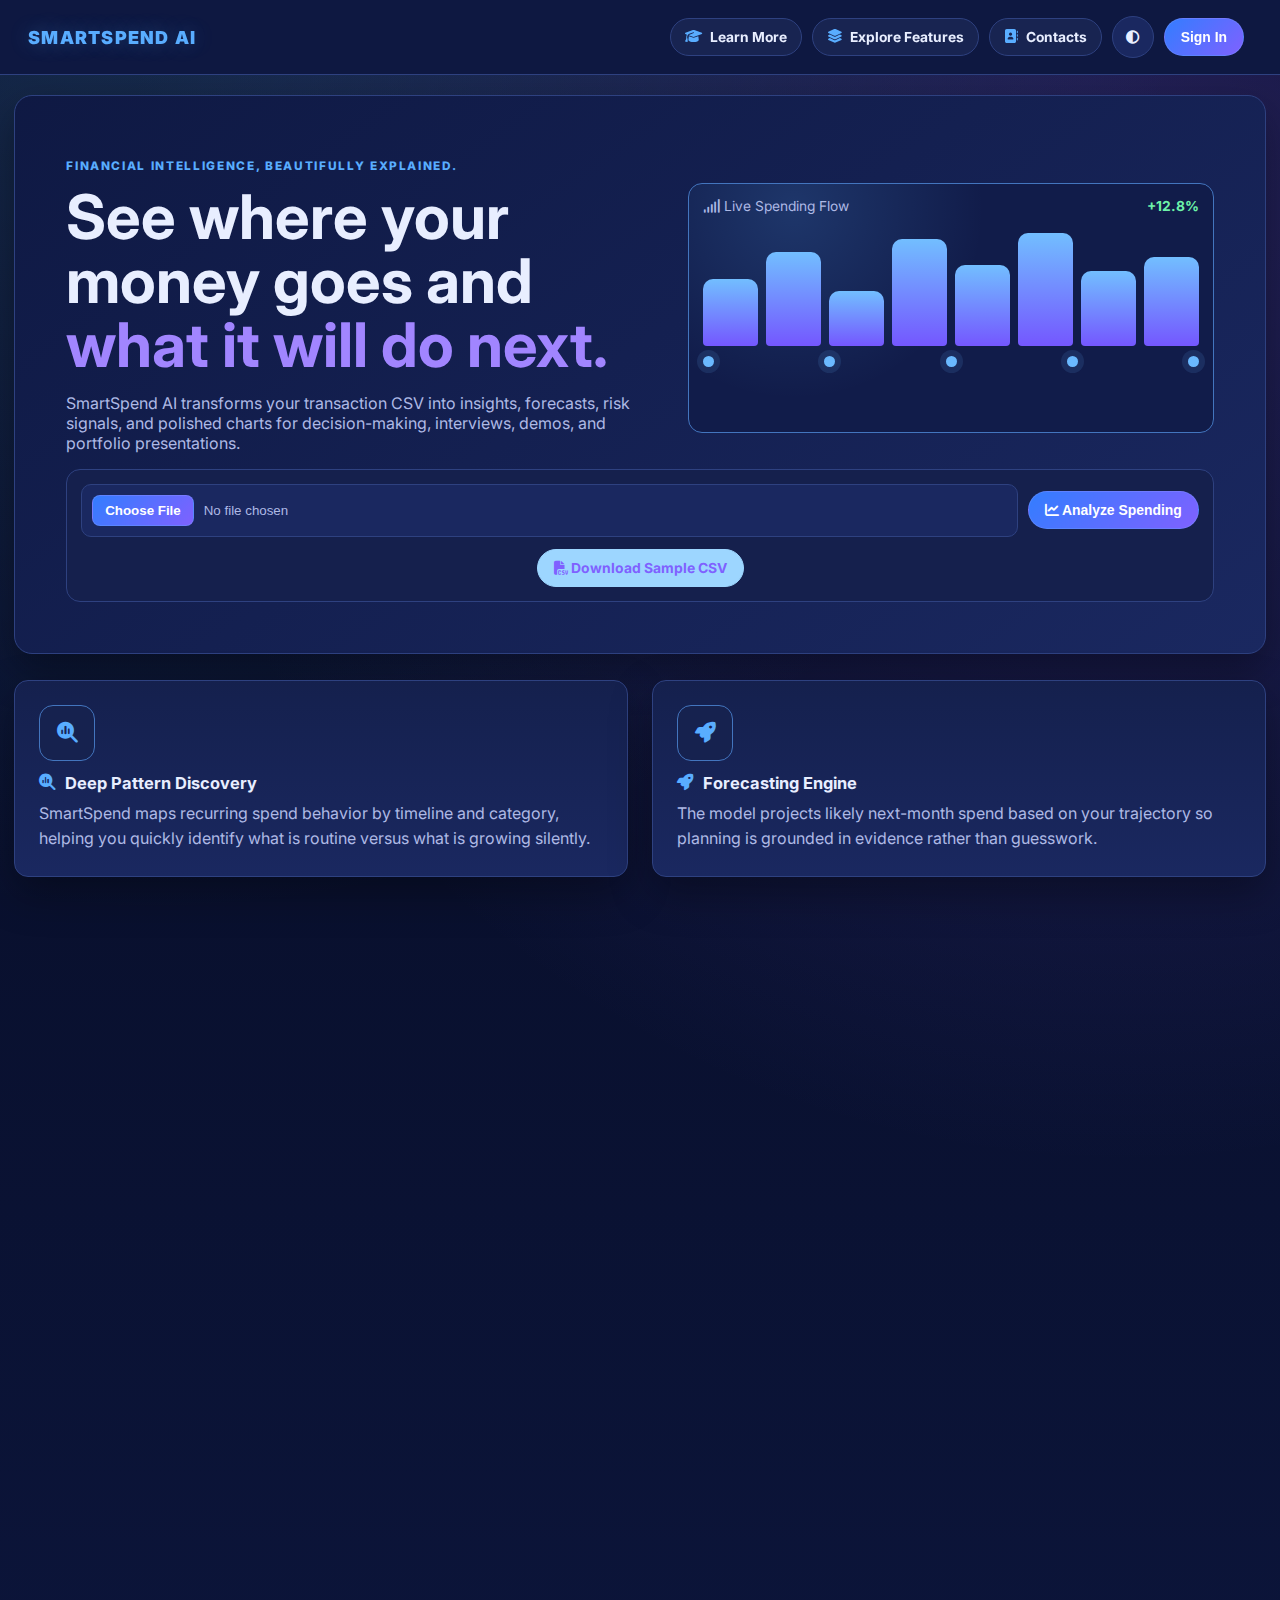
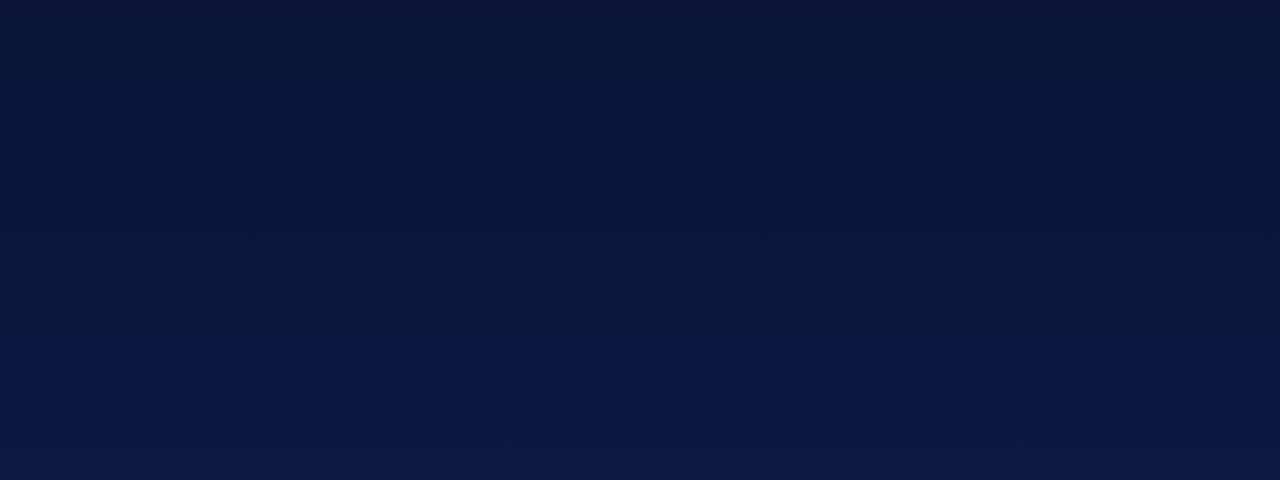
<file: index.html>
<!DOCTYPE html>
<html lang="en">
<head>
  <meta charset="UTF-8" />
  <meta name="viewport" content="width=device-width, initial-scale=1.0" />
  <title>SmartSpend AI</title>
  <link rel="preconnect" href="https://fonts.googleapis.com" />
  <link rel="preconnect" href="https://fonts.gstatic.com" crossorigin />
  <link href="https://fonts.googleapis.com/css2?family=Inter:wght@400;500;600;700;800&display=swap" rel="stylesheet" />
  <link rel="stylesheet" href="/static/css/style.css" />
  <link rel="stylesheet" href="https://cdnjs.cloudflare.com/ajax/libs/font-awesome/6.5.2/css/all.min.css" />
</head>
<body>
  <nav class="navbar" aria-label="Primary navigation">
    <a href="#top" class="brand brand-lg"><i class="fa-solid fa-sparkles"></i> SmartSpend AI</a>
    <div class="nav-row">
      <div class="nav-center">
        <a href="#features" class="nav-link" id="learnMoreBtn"><i class="fa-solid fa-graduation-cap"></i> Learn More</a>
        <a href="#features" class="nav-link"><i class="fa-solid fa-layer-group"></i> Explore Features</a>
        <a href="#contact" class="nav-link"><i class="fa-solid fa-address-book"></i> Contacts</a>
      </div>
      <div class="nav-right">
        <button class="theme-toggle" data-theme-toggle aria-label="Toggle theme"><i class="fa-solid fa-circle-half-stroke"></i></button>
        <button class="signin-btn" id="signinBtn">Sign In</button>
        <div class="profile-wrapper hidden" id="profileWrapper">
          <button class="profile-btn" id="profileToggle" aria-label="Open profile menu">
            <img id="avatarPreview" src="/static/images/anonymous-avatar.svg" alt="Profile avatar" />
          </button>
          <div class="profile-dropdown hidden" id="profileDropdown">
            <div class="dropdown-header"><strong id="navName">User</strong></div>
            <a href="/profile" id="profileLink">Your Profile</a>
            <a href="#" id="logoutBtn">Sign Out</a>
          </div>
        </div>
      </div>
    </div>
  </nav>

  <header class="hero reveal-down" id="top">
    <div class="hero-intro">
      <div class="hero-copy-wrap">
        <p class="eyebrow">Financial intelligence, beautifully explained.</p>
        <h1>See where your money goes and <span>what it will do next.</span></h1>
        <p class="hero-copy">SmartSpend AI transforms your transaction CSV into insights, forecasts, risk signals, and polished charts for decision-making, interviews, demos, and portfolio presentations.</p>
      </div>

      <aside class="hero-visual reveal-right" aria-label="Animated spending preview">
        <div class="hero-visual-head">
          <span><i class="fa-solid fa-signal"></i> Live Spending Flow</span>
          <strong>+12.8%</strong>
        </div>
        <div class="hero-bars">
          <span style="--h:56%"></span><span style="--h:78%"></span><span style="--h:46%"></span>
          <span style="--h:89%"></span><span style="--h:67%"></span><span style="--h:94%"></span>
          <span style="--h:62%"></span><span style="--h:74%"></span>
        </div>
        <div class="hero-line"><i></i><i></i><i></i><i></i><i></i></div>
      </aside>
    </div>

    <div class="upload-form-wrap">
      <form method="POST" action="/upload" enctype="multipart/form-data" id="uploadForm" class="upload-form" aria-label="Upload CSV for analysis">
        <input type="file" name="file" id="fileInput" accept=".csv" required />
        <button type="submit" id="analyzeBtn" class="btn btn-primary requires-auth"><i class="fa-solid fa-chart-line"></i> Analyze Spending</button>
      </form>
      <div class="hero-actions">
        <a href="/download/sample-csv" class="sample-download-btn btn-secondary"><i class="fa-solid fa-file-csv"></i> Download Sample CSV</a>
      </div>
    </div>
  </header>

  <section class="info-section section-wrap" id="features">
    <div class="grid-2">
      <article class="card reveal-left"><div class="mini-motion motion-search"><i class="fa-solid fa-magnifying-glass-chart"></i></div><h3><i class="fa-solid fa-magnifying-glass-chart"></i> Deep Pattern Discovery</h3><p>SmartSpend maps recurring spend behavior by timeline and category, helping you quickly identify what is routine versus what is growing silently.</p></article>
      <article class="card reveal-right"><div class="mini-motion motion-rocket"><i class="fa-solid fa-rocket"></i></div><h3><i class="fa-solid fa-rocket"></i> Forecasting Engine</h3><p>The model projects likely next-month spend based on your trajectory so planning is grounded in evidence rather than guesswork.</p></article>
    </div>

    <div class="grid-2" style="margin-top:16px;">
      <article class="card reveal-left"><div class="mini-motion motion-shield"><i class="fa-solid fa-shield-halved"></i></div><h3><i class="fa-solid fa-shield-halved"></i> Risk & Anomaly Detection</h3><p>Outlier detection highlights unusual transactions so you can investigate early and avoid repeated financial leakage.</p></article>
      <article class="card reveal-right"><div class="mini-motion motion-data"><i class="fa-solid fa-database"></i></div><h3><i class="fa-solid fa-database"></i> Smart analytics pipeline</h3><p>Once you upload a CSV, SmartSpend cleans date/amount fields, normalizes categories, computes patterns, and builds forecast-ready signals automatically.</p></article>
    </div>

    <div class="grid-2" style="margin-top:16px;">
      <article class="card reveal-left"><div class="mini-motion motion-pie"><i class="fa-solid fa-chart-pie"></i></div><h3><i class="fa-solid fa-chart-pie"></i> Interactive decision dashboard</h3><p>You get KPI cards, trend lines, category distribution, volatility, and velocity views so you can quickly understand where money flows and why.</p></article>
      <article class="card reveal-right"><div class="mini-motion motion-user"><i class="fa-solid fa-user-shield"></i></div><h3><i class="fa-solid fa-user-shield"></i> Persistent user intelligence</h3><p>Your profile and analysis snapshots can be saved, letting you return to your financial story over time and compare shifts with confidence.</p></article>
    </div>
  </section>

  <section class="info-section section-wrap" id="how-it-works">
    <div class="grid-2">
      <article class="card reveal-left"><div class="mini-motion motion-info"><i class="fa-solid fa-circle-info"></i></div><h3><i class="fa-solid fa-circle-info"></i> What SmartSpend does</h3><p>It converts transaction CSV files into financial intelligence: trend analysis, forecasting, anomalies, and executive dashboard visuals.</p></article>
      <article class="card reveal-right"><div class="mini-motion motion-check"><i class="fa-solid fa-list-check"></i></div><h3><i class="fa-solid fa-list-check"></i> How to use it</h3><p>1) Sign in, 2) upload a CSV with date/amount/category fields, 3) review charts, 4) save analysis snapshots and profile details.</p></article>
    </div>
  </section>

  <section class="info-section section-wrap" id="contact">
    <div class="card reveal-up contact-panel">
      <h3><i class="fa-solid fa-address-book"></i> Contact Me</h3>
      <p class="hero-copy">Tap any platform below and it opens instantly.</p>

      <div class="contact-grid">
        <a class="contact-chip" href="https://github.com/skumalo0115-commits" target="_blank" rel="noopener"><i class="fa-brands fa-github"></i><span>GitHub</span></a>
        <a class="contact-chip" href="https://www.linkedin.com/in/sbahle-kumalo-b4b498267" target="_blank" rel="noopener"><i class="fa-brands fa-linkedin"></i><span>LinkedIn</span></a>
        <a class="contact-chip" href="https://www.facebook.com/share/1DL66XnWr5/?mibextid=wwXIfr" target="_blank" rel="noopener"><i class="fa-brands fa-facebook"></i><span>Facebook</span></a>
        <a class="contact-chip" href="https://wa.me/27827744933" target="_blank" rel="noopener"><i class="fa-brands fa-whatsapp"></i><span>WhatsApp</span></a>
      </div>

      <form id="contactForm" class="contact-form">
        <input id="contactEmail" type="email" placeholder="Your email" required />
        <input id="contactSubject" type="text" placeholder="Subject" required />
        <textarea id="contactMessage" placeholder="Write your message..." rows="4" required></textarea>
        <button type="submit" class="btn btn-primary"><i class="fa-solid fa-paper-plane"></i> Send Email</button>
      </form>
    </div>
  </section>

  <footer class="app-footer reveal">
    <div class="footer-row">
      <span>SmartSpend AI © 2026</span>
      <span class="footer-icons">
        <a href="https://github.com/skumalo0115-commits" target="_blank" rel="noopener"><i class="fa-brands fa-github"></i></a>
        <a href="https://www.linkedin.com/in/sbahle-kumalo-b4b498267" target="_blank" rel="noopener"><i class="fa-brands fa-linkedin"></i></a>
        <a href="https://www.facebook.com/share/1DL66XnWr5/?mibextid=wwXIfr" target="_blank" rel="noopener"><i class="fa-brands fa-facebook"></i></a>
        <a href="https://wa.me/27827744933" target="_blank" rel="noopener" aria-label="WhatsApp"><i class="fa-brands fa-whatsapp"></i></a>
        <a href="tel:0827744933" aria-label="Call"><i class="fa-solid fa-phone"></i></a>
      </span>
    </div>
  </footer>

  <div class="auth-overlay hidden" id="authOverlay" role="dialog" aria-modal="true" aria-label="Authentication modal">
    <div class="auth-card">
      <button class="auth-close" id="authClose" aria-label="Close authentication">×</button>
      <h2 id="authTitle">Sign In</h2>
      <form id="authForm">
        <input type="text" id="authName" placeholder="Full Name" class="auth-input hidden" />
        <input type="email" id="authEmail" placeholder="Email address" class="auth-input" required />
        <input type="password" id="authPassword" placeholder="Password" class="auth-input" required />
        <button type="submit" class="auth-submit" id="authContinueBtn">Continue</button>
        <button type="button" class="auth-google" id="googleAuthBtn"><i class="fa-brands fa-google"></i> Continue with Google</button>
      </form>
      <div class="auth-switch"><span id="authSwitchText">Don’t have an account?</span> <a href="#" id="authSwitchLink">Register</a></div>
    </div>
  </div>

  <script defer src="/static/js/app.js"></script>
  <script defer src="/static/js/index-page.js"></script>
</body>
</html>
</file>
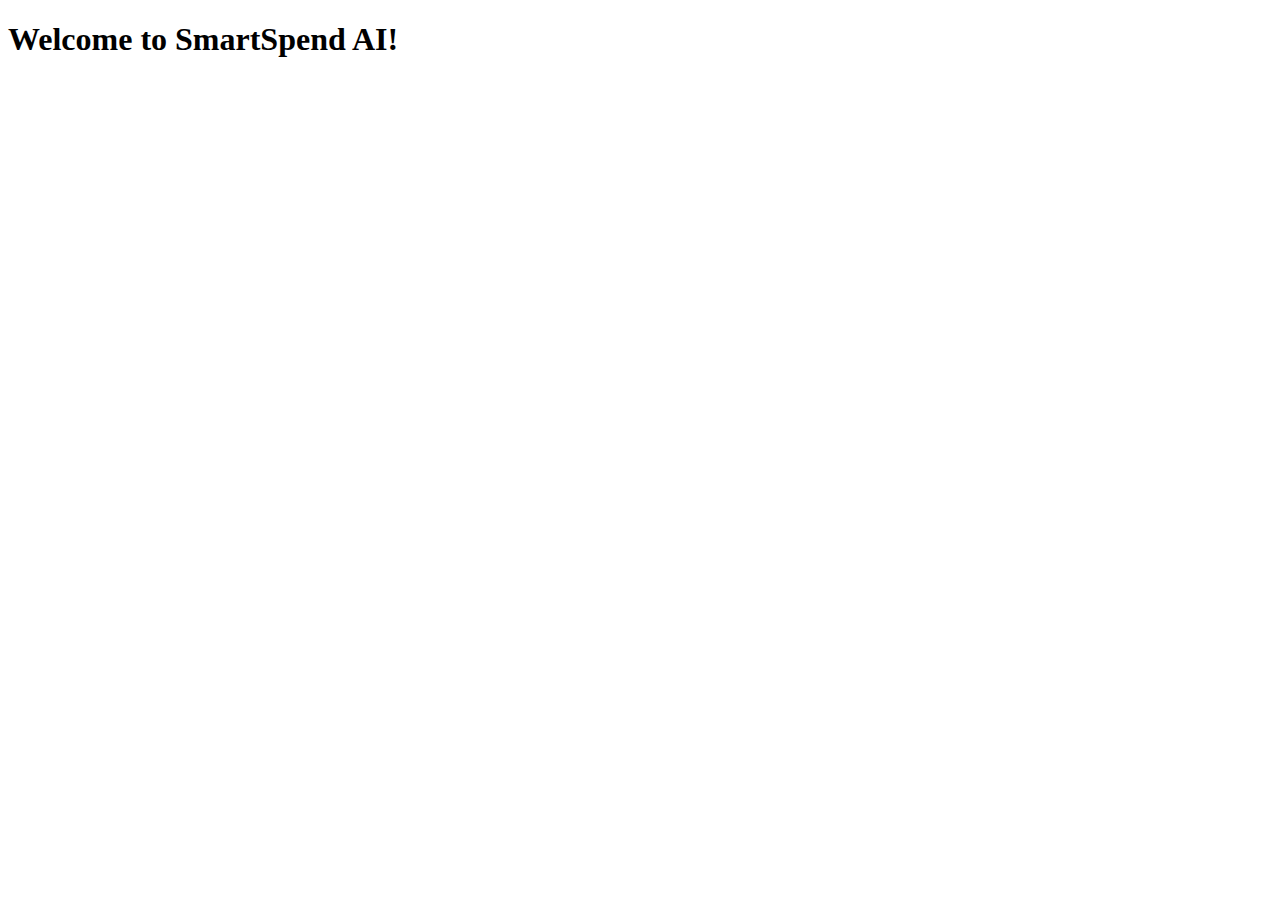
<file: templates/index.html>
<!DOCTYPE html>
<html lang="en">
<head>
    <meta charset="UTF-8">
    <meta name="viewport" content="width=device-width, initial-scale=1.0">
    <title>SmartSpend AI</title>
</head>
<body>
    <h1>Welcome to SmartSpend AI!</h1>
</body>
</html>
</file>
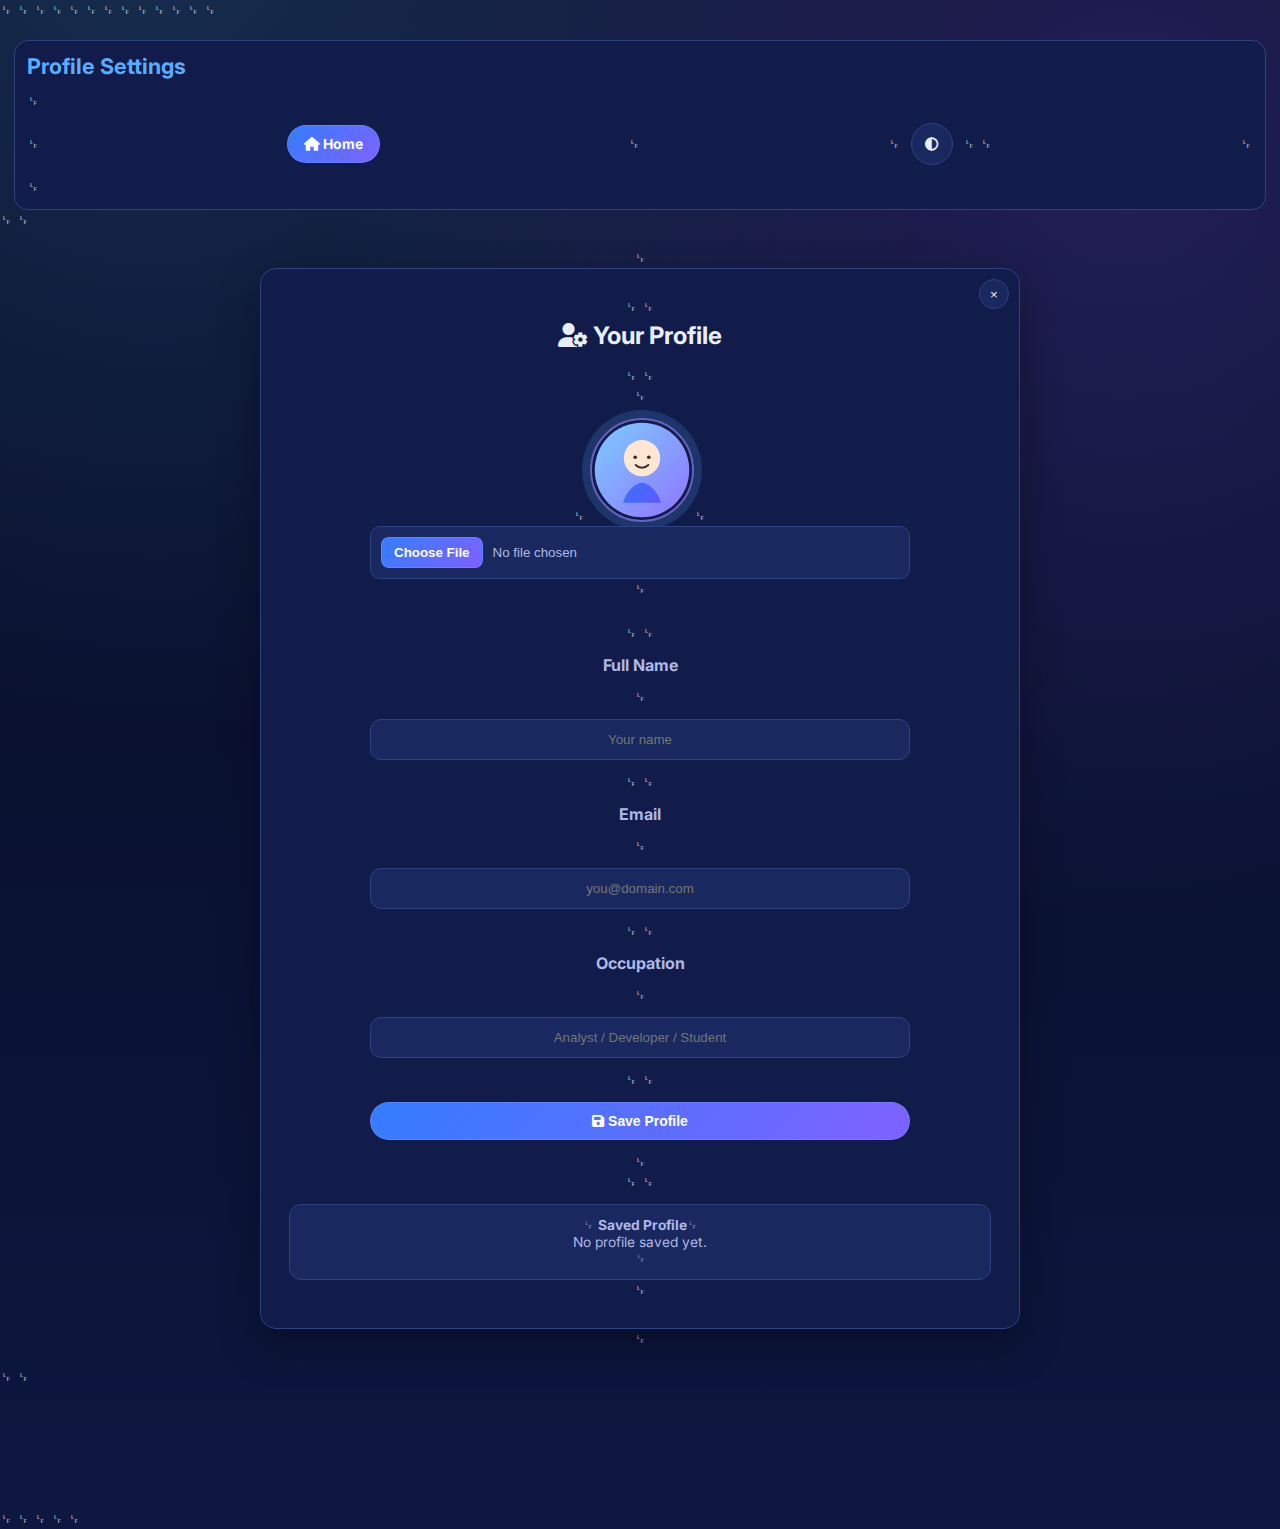
<file: templates/profile.html>
<!DOCTYPE html>␊
<html lang="en">␊
<head>␊
  <meta charset="UTF-8" />␊
  <meta name="viewport" content="width=device-width, initial-scale=1.0" />␊
  <title>Profile · SmartSpend AI</title>␊
  <link rel="preconnect" href="https://fonts.googleapis.com" />␊
  <link rel="preconnect" href="https://fonts.gstatic.com" crossorigin />␊
  <link href="https://fonts.googleapis.com/css2?family=Inter:wght@400;500;600;700;800&display=swap" rel="stylesheet" />␊
  <link rel="stylesheet" href="/static/css/style.css" />␊
  <link rel="stylesheet" href="https://cdnjs.cloudflare.com/ajax/libs/font-awesome/6.5.2/css/all.min.css" />␊
</head>␊
<body>␊
  <header class="topbar">
    <h2 class="dashboard-title">Profile Settings</h2>␊
    <div class="topbar-nav">␊
      <a href="/" class="home-btn" id="homeLink"><i class="fa-solid fa-house"></i> Home</a>␊
      <div class="topbar-actions">␊
        <button class="theme-toggle" data-theme-toggle aria-label="Toggle theme"><i class="fa-solid fa-circle-half-stroke"></i></button>␊
        <div class="profile-wrapper" id="profileWrapper">␊
          <button class="profile-btn" id="profileToggle" aria-label="Open profile menu">␊
            <img id="avatarPreview" src="/static/images/anonymous-avatar.svg" alt="Profile avatar" />␊
          </button>␊
          <div class="profile-dropdown hidden" id="profileDropdown">␊
            <div class="dropdown-header"><strong id="navName">User</strong></div>␊
            <a href="/profile" id="profileLink">Your Profile</a>␊
            <a href="#" id="logoutBtn">Sign Out</a>␊
          </div>␊
        </div>␊
      </div>␊
    </div>␊
  </header>␊
␊
  <div class="profile-page">␊
    <article class="profile-card glass reveal">␊
      <button class="profile-close" id="closeProfile" aria-label="Close profile">×</button>␊
      <h2><i class="fa-solid fa-user-gear"></i> Your Profile</h2>␊
␊
      <form id="profileForm">␊
        <div class="avatar-upload">␊
          <img id="avatarPreviewForm" src="/static/images/anonymous-avatar.svg" alt="Profile avatar" />␊
          <input type="file" id="avatarInput" accept="image/*" />␊
        </div>␊
␊
        <label for="name">Full Name</label>␊
        <input type="text" id="name" placeholder="Your name" />␊
␊
        <label for="email">Email</label>␊
        <input type="email" id="email" placeholder="you@domain.com" required />␊
␊
        <label for="occupation">Occupation</label>␊
        <input type="text" id="occupation" placeholder="Analyst / Developer / Student" />␊
␊
        <button type="submit" id="profile-submit"><i class="fa-solid fa-floppy-disk"></i> Save Profile</button>␊
      </form>␊
␊
      <div class="profile-summary" id="profileSummary">␊
        <strong>Saved Profile</strong>␊
        <div id="summaryContent">No profile saved yet.</div>␊
      </div>␊
    </article>␊
  </div>␊
␊
  <footer class="app-footer reveal">␊
    <div class="footer-row">␊
      <span>SmartSpend AI © 2026</span>␊
      <span class="footer-icons">␊
        <a href="https://github.com/skumalo0115-commits" target="_blank" rel="noopener"><i class="fa-brands fa-github"></i></a>␊
        <a href="https://www.linkedin.com/in/sbahle-kumalo-b4b498267" target="_blank" rel="noopener"><i class="fa-brands fa-linkedin"></i></a>␊
        <a href="https://www.facebook.com/share/1DL66XnWr5/?mibextid=wwXIfr" target="_blank" rel="noopener"><i class="fa-brands fa-facebook"></i></a>␊
        <a href="https://wa.me/27827744933" target="_blank" rel="noopener" aria-label="WhatsApp"><i class="fa-brands fa-whatsapp"></i></a>␊
        <a href="tel:0827744933" aria-label="Call"><i class="fa-solid fa-phone"></i></a>␊
      </span>␊
    </div>␊
  </footer>␊
␊
  <script defer src="/static/js/app.js"></script>␊
  <script defer src="/static/js/profile-page.js"></script>␊
</body>␊
</html>
</file>
<file: static/css/style.css>
:root {
  --bg: #060b21;
  --bg-soft: #0d1740;
  --surface: #111c4a;
  --surface-2: #1a2860;
  --border: #2e4180;
  --text: #e8eeff;
  --muted: #aeb9e5;
  --blue: #59adff;
  --blue-2: #337dff;
  --purple: #a185ff;
  --purple-2: #7f61ff;
  --success: #39ca85;
  --danger: #ff5f85;
  --shadow: 0 16px 40px rgba(0, 0, 0, .34);
  --glow: 0 0 0 1px rgba(96, 153, 255, .4), 0 12px 24px rgba(89, 173, 255, .28);
}

body[data-theme="light"] {
  --bg: #eaf4ff;
  --bg-soft: #e4ebff;
  --surface: #f5f9ff;
  --surface-2: #eef2ff;
  --border: #c9d4fb;
  --text: #1a2452;
  --muted: #59689a;
  --blue: #2f7bff;
  --blue-2: #59adff;
  --purple: #7b62ff;
  --purple-2: #9e86ff;
  --success: #25b771;
  --danger: #e8456f;
  --shadow: 0 12px 28px rgba(21, 41, 99, .15);
  --glow: 0 0 0 1px rgba(98, 128, 230, .28), 0 10px 22px rgba(79, 108, 203, .18);
}

* { box-sizing: border-box; }
html { scroll-behavior: smooth; overflow-x: clip; }
body {
  margin: 0;
  min-height: 100vh;
  font-family: Inter, system-ui, sans-serif;
  color: var(--text);
  background:
    radial-gradient(circle at 12% -6%, rgba(89,173,255,.22), transparent 42%),
    radial-gradient(circle at 88% 8%, rgba(126,97,255,.24), transparent 45%),
    linear-gradient(180deg, var(--bg), var(--bg-soft));
  overflow-x: clip;
}
.hidden { display: none !important; }

.section-wrap, .hero, .info-section, .topbar, .insights-panel, .dashboard, .profile-page, .app-footer {
  width: min(1320px, calc(100% - 28px));
  max-width: 100%;
  margin-inline: auto;
}

/* NAV */
.navbar {
  position: sticky;
  top: 0;
  overflow: visible;
  z-index: 90;
  border-bottom: 1px solid var(--border);
  background: color-mix(in oklab, var(--surface), #000 8%);
  backdrop-filter: blur(8px);
  padding: 16px max(12px, calc((100vw - 1240px) / 2));
  display: grid;
  grid-template-columns: auto 1fr auto;
  gap: 16px;
  align-items: center;
  isolation: isolate;
}
.brand {
  font-size: clamp(1.08rem, 1.4vw, 1.45rem);
  font-weight: 900;
  letter-spacing: .07em;
  text-transform: uppercase;
  text-decoration: none;
  color: var(--blue);
  text-shadow: 0 0 20px rgba(89, 173, 255, .3);
  display: inline-flex;
  gap: 8px;
  align-items: center;
}
.nav-center {
  display: flex;
  justify-content: center;
  flex-wrap: wrap;
  gap: 10px;
}
.nav-row {
  display: flex;
  align-items: center;
  justify-content: flex-end;
  gap: 10px;
}
.nav-link {
  display: inline-flex;
  align-items: center;
  gap: 8px;
  text-decoration: none;
  color: var(--text);
  background: color-mix(in oklab, var(--surface), #fff 4%);
  border: 1px solid var(--border);
  border-radius: 999px;
  padding: 10px 14px;
  font-size: .86rem;
  font-weight: 700;
  transition: transform .25s ease, box-shadow .25s ease, border-color .25s ease;
}
.nav-link i { color: var(--blue); }
.nav-link:hover { transform: translateY(-2px); border-color: var(--blue); box-shadow: var(--glow); }
.nav-right { display: flex; align-items: center; gap: 10px; position: relative; z-index: 130; pointer-events: auto; }
.theme-toggle {
  width: 42px;
  height: 42px;
  border-radius: 50%;
  border: 1px solid var(--border);
  cursor: pointer;
  color: var(--text);
  background: var(--surface-2);
}

/* BUTTONS */
.btn, .signin-btn, .sample-download-btn, .home-btn, .auth-submit, #profile-submit {
  position: relative;
  overflow: hidden;
  border-radius: 999px;
  border: 1px solid rgba(120, 150, 255, 0.42);
  padding: 10px 16px;
  font-size: .87rem;
  font-weight: 700;
  text-decoration: none;
  cursor: pointer;
  color: #fff;
  background: linear-gradient(135deg, var(--blue-2), var(--purple-2));
  transition: transform .25s ease, box-shadow .28s ease, filter .28s ease;
}
.btn:hover, .signin-btn:hover, .sample-download-btn:hover, .home-btn:hover, .auth-submit:hover, #profile-submit:hover {
  transform: translateY(-2px);
  box-shadow: var(--glow);
  filter: brightness(1.05);
}
.btn-secondary { background: linear-gradient(135deg, var(--purple-2), var(--blue-2)); }
.btn-success { background: linear-gradient(135deg, #1ea568, #3ccc89); }

.btn::after, .signin-btn::after, .sample-download-btn::after, .home-btn::after, .auth-submit::after, #profile-submit::after {
  content: "";
  position: absolute;
  width: 14px;
  height: 14px;
  border-radius: 50%;
  background: rgba(255, 255, 255, .5);
  transform: translate(-50%, -50%) scale(0);
  left: var(--rx, 50%);
  top: var(--ry, 50%);
  opacity: 0;
}
.btn.ripple::after, .signin-btn.ripple::after, .sample-download-btn.ripple::after, .home-btn.ripple::after, .auth-submit.ripple::after, #profile-submit.ripple::after { animation: ripple .6s ease; }
@keyframes ripple { from { transform: translate(-50%, -50%) scale(0); opacity: .8; } to { transform: translate(-50%, -50%) scale(20); opacity: 0; } }

/* HERO */
.hero {
  margin-top: 20px;
  background: linear-gradient(145deg, color-mix(in oklab, var(--surface), #000 6%), var(--surface-2));
  border: 1px solid var(--border);
  border-radius: 18px;
  padding: clamp(24px, 4vw, 52px);
  box-shadow: var(--shadow);
}
.eyebrow { color: var(--blue); font-size: .74rem; font-weight: 800; letter-spacing: .14em; text-transform: uppercase; }
.hero h1 { margin: 10px 0; font-size: clamp(2rem, 4.8vw, 4rem); line-height: 1.04; max-width: 880px; }
.hero h1 span { color: var(--purple); }
.hero-copy { color: var(--muted); font-size: 1rem; max-width: 900px; }

.hero-intro {
  display: grid;
  grid-template-columns: 1.15fr 1fr;
  gap: 18px;
  align-items: center;
}
.upload-form-wrap {
  border: 1px solid var(--border);
  border-radius: 14px;
  background: color-mix(in oklab, var(--surface), #fff 2%);
  padding: 14px;
}
.upload-form {
  display: grid;
  grid-template-columns: minmax(220px, 1fr) auto;
  gap: 10px;
  align-items: center;
}
.hero-actions { margin-top: 12px; display: flex; flex-wrap: wrap; gap: 10px; justify-content: center; }
.hero-actions .sample-download-btn { text-align: center; justify-content: center; margin-inline: auto; background: #9dd6ff; border-color: #9dd6ff; color: #7f61ff; }
.hero-actions .sample-download-btn i { color: #7f61ff; }
.upload-form input[type=file], .avatar-upload input[type=file] {
  width: 100%;
  border-radius: 10px;
  border: 1px solid var(--border);
  background: var(--surface-2);
  color: var(--muted);
  padding: 10px;
}
.upload-form input[type=file]::file-selector-button,
.upload-form input[type=file]::-webkit-file-upload-button,
.avatar-upload input[type=file]::file-selector-button,
.avatar-upload input[type=file]::-webkit-file-upload-button {
  border: 1px solid rgba(120,150,255,.45);
  background: linear-gradient(135deg, var(--blue-2), var(--purple-2));
  color: #fff;
  border-radius: 8px;
  padding: 7px 12px;
  margin-right: 10px;
  cursor: pointer;
  font-weight: 700;
}

.hero-visual {
  border-radius: 14px;
  border: 1px solid color-mix(in oklab, var(--blue), var(--border));
  padding: 14px;
  background: radial-gradient(circle at 20% 10%, rgba(89,173,255,.18), transparent 40%), var(--surface);
  min-height: 250px;
}
.hero-visual-head { display: flex; justify-content: space-between; align-items: center; font-size: .86rem; color: var(--muted); }
.hero-visual-head strong { color: #6df2a9; }
.hero-bars {
  margin-top: 12px;
  height: 120px;
  display: grid;
  grid-template-columns: repeat(8, 1fr);
  gap: 8px;
  align-items: end;
}
.hero-bars span {
  display: block;
  border-radius: 10px 10px 4px 4px;
  height: var(--h);
  background: linear-gradient(180deg, #72beff, #7457ff);
  animation: pulseBars 2.8s ease-in-out infinite;
  animation-delay: calc(var(--h) * -0.05s);
}
.hero-line { margin-top: 10px; display: flex; justify-content: space-between; align-items: center; }
.hero-line i {
  width: 11px;
  height: 11px;
  border-radius: 50%;
  background: #6ab9ff;
  box-shadow: 0 0 0 6px rgba(106,185,255,.12);
  animation: dotMove 1.8s ease-in-out infinite;
}
.hero-line i:nth-child(2){animation-delay:.15s}.hero-line i:nth-child(3){animation-delay:.3s}.hero-line i:nth-child(4){animation-delay:.45s}.hero-line i:nth-child(5){animation-delay:.6s}
@keyframes pulseBars { 0%,100%{filter:brightness(.85)} 50%{filter:brightness(1.18)} }
@keyframes dotMove { 0%,100%{transform:translateY(2px)} 50%{transform:translateY(-5px)} }

/* CARDS */
.info-section { margin: 18px auto; }
.grid-3 { margin-top: 16px; display: grid; grid-template-columns: repeat(3, minmax(0, 1fr)); gap: 16px; }
.grid-2 { margin-top: 26px; display: grid; grid-template-columns: repeat(2, minmax(0, 1fr)); gap: 24px; }
.card {
  border-radius: 14px;
  border: 1px solid var(--border);
  background: linear-gradient(180deg, color-mix(in oklab, var(--surface), #fff 2%), var(--surface-2));
  padding: 24px;
  box-shadow: var(--shadow);
  transition: transform .28s ease, box-shadow .28s ease, border-color .28s ease;
}
.card:hover { transform: translateY(-5px); border-color: color-mix(in oklab, var(--purple), var(--border)); box-shadow: 0 16px 34px rgba(58, 96, 220, 0.28); }
.card h3 { margin: 0 0 8px; font-size: 1.03rem; display: flex; gap: 10px; align-items: center; }
.card h3 i { color: var(--blue); }
.card p { margin: 0; color: var(--muted); line-height: 1.6; }

.mini-motion {
  width: 56px;
  height: 56px;
  border-radius: 14px;
  border: 1px solid color-mix(in oklab, var(--blue), var(--border));
  background: color-mix(in oklab, var(--surface), #fff 3%);
  display: grid;
  place-items: center;
  margin-bottom: 12px;
  font-size: 1.3rem;
  color: var(--blue);
}
.motion-rocket i { animation: flyRocket 1.7s ease-in-out infinite; }
.motion-search i { animation: pulseSearch 1.8s ease-in-out infinite; }
.motion-shield i { animation: shieldBeat 1.4s ease-in-out infinite; }
.motion-data i { animation: bobData 1.5s ease-in-out infinite; }
.motion-pie i { animation: spinPie 2.2s linear infinite; }
.motion-user i { animation: glowUser 1.7s ease-in-out infinite; }
.motion-info i { animation: popInfo 1.5s ease-in-out infinite; }
.motion-check i { animation: checkBounce 1.6s ease-in-out infinite; }
@keyframes flyRocket { 0%,100%{transform:translateX(0) rotate(-8deg)} 50%{transform:translateX(8px) translateY(-3px) rotate(-2deg)} }
@keyframes pulseSearch { 0%,100%{transform:scale(1)} 50%{transform:scale(1.12)} }
@keyframes shieldBeat { 0%,100%{transform:translateY(0)} 50%{transform:translateY(-4px)} }
@keyframes bobData { 0%,100%{transform:translateY(0)} 50%{transform:translateY(3px)} }
@keyframes spinPie { from{transform:rotate(0)} to{transform:rotate(360deg)} }
@keyframes glowUser { 0%,100%{filter:drop-shadow(0 0 0 rgba(89,173,255,.2))} 50%{filter:drop-shadow(0 0 6px rgba(89,173,255,.7))} }
@keyframes popInfo { 0%,100%{transform:scale(1)} 50%{transform:scale(1.12)} }
@keyframes checkBounce { 0%,100%{transform:translateY(0)} 50%{transform:translateY(-5px)} }

.contact-panel {
  padding: 22px;
  background: radial-gradient(circle at 90% 0%, rgba(127, 97, 255, .12), transparent 34%), linear-gradient(180deg, color-mix(in oklab, var(--surface), #fff 3%), var(--surface-2));
}
.contact-grid {
  margin-top: 14px;
  display: grid;
  grid-template-columns: repeat(4, minmax(0, 1fr));
  gap: 12px;
}
.contact-chip {
  text-decoration: none;
  border: 1px solid var(--border);
  border-radius: 12px;
  background: color-mix(in oklab, var(--surface), #fff 2%);
  padding: 12px 10px;
  display: flex;
  align-items: center;
  justify-content: center;
  gap: 8px;
  color: var(--text);
  font-weight: 700;
  transition: transform .25s ease, box-shadow .25s ease, border-color .25s ease;
}
.contact-chip i { font-size: 1.1rem; }
.contact-chip:hover { transform: translateY(-2px); box-shadow: var(--glow); }
.contact-chip:nth-child(1) i { color: #fff; }
.contact-chip:nth-child(2) i { color: #4f95ff; }
.contact-chip:nth-child(3) i { color: #4ba3ff; }
.contact-chip:nth-child(4) i { color: #25d366; }

.contact-form {
  margin-top: 14px;
  display: grid;
  gap: 10px;
}
.contact-form input,
.contact-form textarea,
.auth-input,
.profile-card input {
  width: 100%;
  padding: 12px 13px;
  border-radius: 11px;
  border: 1px solid var(--border);
  background: var(--surface-2);
  color: var(--text);
}
.auth-input { margin-bottom: 12px; }
.auth-input:focus, .auth-input:not(:placeholder-shown) { background: #fff; color: #111a35; border-color: #b8c6f9; }

/* PROFILE */
.profile-wrapper { position: relative; z-index: 220; pointer-events: auto; }
.profile-btn {
  width: 42px; height: 42px; border-radius: 50%; border: 1px solid var(--border);
  background: var(--surface-2); padding: 0; cursor: pointer;
  position: relative; z-index: 221; touch-action: manipulation; pointer-events: auto; -webkit-tap-highlight-color: transparent;
}
.profile-btn img { width: 100%; height: 100%; border-radius: 50%; object-fit: cover; animation: none; }
@keyframes avatarFloat { 0%,100%{transform:translateY(0)} 50%{transform:translateY(-2px) scale(1.03)} }
.profile-dropdown {
  position: absolute; right: 0; top: 48px; min-width: 220px; border-radius: 14px; pointer-events: auto;
  background: linear-gradient(165deg, color-mix(in oklab, var(--surface), #fff 4%), color-mix(in oklab, var(--surface-2), #fff 2%));
  border: 1px solid color-mix(in oklab, var(--blue), var(--border)); box-shadow: var(--shadow); z-index: 1200;
  opacity: 0; transform: translateY(-6px); transition: opacity .2s ease, transform .2s ease;
}
.profile-dropdown:not(.hidden) { opacity: 1; transform: translateY(0); }
.dropdown-header { padding: 12px; border-bottom: 1px solid var(--border); text-align: center; color: var(--blue); }
.profile-dropdown a { display: block; color: var(--text); text-decoration: none; padding: 10px 12px; text-align: center; font-weight: 600; }
.profile-dropdown a:hover { background: var(--surface-2); }

/* DASHBOARD */
.topbar { margin-top: 20px; border: 1px solid var(--border); border-radius: 14px; background: var(--surface); padding: 12px; display: grid; grid-template-columns: 1fr; gap: 12px; overflow: visible; position: relative; z-index: 300; isolation: isolate; }
.topbar-nav { display: flex; align-items: center; justify-content: space-between; gap: 10px; }
.topbar-actions { display: flex; align-items: center; gap: 10px; }
.dashboard-title { margin: 0; font-size: clamp(1rem, 2vw, 1.35rem); color: var(--blue); }

.insights-panel { margin-top: 12px; border: 1px solid var(--border); border-radius: 14px; background: var(--surface); padding: 14px 16px; }
.insights-panel ul { margin: 6px 0 0; color: var(--muted); }

.dashboard { margin-top: 12px; margin-bottom: 24px; display: grid; grid-template-columns: repeat(12, minmax(0, 1fr)); gap: 14px; position: relative; }
.kpi, .chart {
  border-radius: 14px;
  border: 1px solid var(--border);
  background: linear-gradient(180deg, color-mix(in oklab, var(--surface), #fff 3%), var(--surface-2));
  box-shadow: var(--shadow);
}
.kpi { grid-column: span 3; padding: 16px; opacity: 0; transform: translateY(12px) scale(.98); transition: all .9s ease; }
.kpi span { color: var(--muted); font-size: .78rem; text-transform: uppercase; letter-spacing: .08em; }
.kpi strong { display: block; margin-top: 4px; font-size: clamp(1.2rem, 2.3vw, 1.7rem); }
.kpi.danger { border-color: color-mix(in oklab, var(--danger), var(--border)); }

.chart {
  grid-column: span 6;
  min-height: 330px;
  padding: 14px;
  opacity: 0;
  transform: translateY(15px) scale(.983);
  transition: all 1.05s cubic-bezier(.2, .7, .2, 1);
  cursor: pointer;
}
.chart:hover { transform: translateY(-4px) scale(1.01); border-color: color-mix(in oklab, var(--blue), var(--border)); }
.chart h4 { margin: 0; }
.chart-note { margin: 4px 0 10px; color: var(--muted); font-size: .84rem; line-height: 1.45; }
.chart canvas { width: 100% !important; height: 248px !important; }
.visible { opacity: 1 !important; transform: translateY(0) scale(1) !important; }

.dashboard.focus-mode .chart { filter: blur(2.4px) saturate(.75); opacity: .35 !important; }
.dashboard.focus-mode .chart.focused {
  filter: none;
  opacity: 1 !important;
  transform: translateY(-9px) scale(1.03) !important;
  border-color: color-mix(in oklab, var(--blue), var(--border));
  box-shadow: 0 22px 40px rgba(78, 162, 255, 0.28);
  z-index: 31;
}
.chart-focus-backdrop { position: fixed; inset: 0; background: rgba(6, 10, 25, .22); z-index: 20; display: none; }
.chart-focus-backdrop.active { display: block; }

/* MODAL + PROFILE PAGE */
.auth-overlay {
  position: fixed;
  inset: 0;
  background: rgba(8, 14, 36, .45);
  display: flex;
  align-items: center;
  justify-content: center;
  z-index: 150;
}
.auth-card {
  width: min(430px, calc(100vw - 24px));
  border-radius: 14px;
  border: 1px solid var(--border);
  background: var(--surface);
  padding: 22px;
  position: relative;
  box-shadow: var(--shadow);
}
.auth-close, .profile-close {
  position: absolute;
  top: 10px;
  right: 10px;
  width: 30px;
  height: 30px;
  border-radius: 50%;
  border: 1px solid var(--border);
  background: var(--surface-2);
  color: var(--text);
}
.auth-switch { color: var(--muted); font-size: .9rem; text-align: center; margin-top: 8px; }
.auth-switch a { color: var(--blue); text-decoration: none; font-weight: 700; }
#authForm { display: grid; gap: 8px; }
.auth-submit, .auth-google { width: 100%; justify-content: center; display: inline-flex; align-items: center; gap: 8px; }
.auth-google {
  border-radius: 999px;
  border: 1px solid var(--border);
  background: #fff;
  color: #1a1a1a;
  padding: 10px 14px;
  font-weight: 700;
  cursor: pointer;
}
.auth-google:hover { box-shadow: var(--glow); transform: translateY(-1px); }

.profile-page { min-height: calc(100vh - 70px); display: grid; place-items: center; padding: 18px 0; }
.profile-card {
  width: min(760px, 100%);
  border-radius: 16px;
  border: 1px solid var(--border);
  background: var(--surface);
  padding: 28px;
  position: relative;
  box-shadow: var(--shadow);
  text-align: center;
}
.profile-card h2 { margin-top: 4px; margin-bottom: 16px; }
#profileForm {
  width: min(540px, 100%);
  margin-inline: auto;
  display: grid;
  gap: 12px;
}
#profileForm label { text-align: center; font-weight: 700; color: var(--muted); }
#profileForm input { text-align: center; }
.avatar-upload { text-align: center; margin-bottom: 12px; }
.avatar-upload img { width: 104px; height: 104px; border-radius: 50%; border: 2px solid color-mix(in oklab, var(--purple), var(--border)); box-shadow: 0 0 0 8px color-mix(in oklab, var(--blue), transparent 82%); animation: none; }
.profile-summary { margin-top: 12px; color: var(--muted); font-size: .86rem; border: 1px solid var(--border); background: var(--surface-2); padding: 12px; border-radius: 12px; }

/* FOOTER */
.app-footer { margin-bottom: 18px; border: 1px solid var(--border); border-radius: 14px; background: var(--surface); padding: 14px 16px; }
.footer-row { display: flex; justify-content: space-between; align-items: center; flex-wrap: wrap; gap: 10px; color: var(--muted); font-size: .82rem; }
.footer-icons { display: inline-flex; gap: 10px; }
.footer-icons a {
  text-decoration: none;
  width: 34px;
  height: 34px;
  border-radius: 50%;
  border: 1px solid var(--border);
  display: grid;
  place-items: center;
  color: var(--text);
  background: var(--surface-2);
  transition: transform .25s ease, box-shadow .25s ease;
}
.footer-icons a:hover { transform: translateY(-2px); box-shadow: var(--glow); }

/* TOAST + LOADER */
.loading-overlay { position: fixed; inset: 0; display: none; align-items: center; justify-content: center; background: rgba(8, 13, 34, .45); z-index: 200; }
.loading-overlay.active { display: flex; }
.loader { width: 46px; height: 46px; border: 4px solid rgba(255, 255, 255, .2); border-top-color: var(--blue); border-radius: 50%; animation: spin .9s linear infinite; }
@keyframes spin { to { transform: rotate(360deg); } }

.toast-wrap { position: fixed; right: 14px; bottom: 14px; z-index: 260; display: grid; gap: 8px; }
.toast {
  min-width: 220px;
  max-width: 340px;
  border-radius: 10px;
  border: 1px solid color-mix(in oklab, var(--blue), var(--border));
  background: var(--surface);
  color: var(--text);
  padding: 10px 12px;
  box-shadow: var(--shadow);
  transform: translateX(25px);
  opacity: 0;
  transition: all .25s ease;
}
.toast.show { transform: translateX(0); opacity: 1; }
.toast.success { border-left: 4px solid var(--success); }
.toast.error { border-left: 4px solid var(--danger); }

/* REVEAL */
.reveal { opacity: 0; transform: translateY(18px); transition: opacity 1s ease, transform 1s ease; }
.reveal-left { opacity: 0; transform: translateX(-28px); transition: opacity 1s ease, transform 1s ease; }
.reveal-right { opacity: 0; transform: translateX(28px); transition: opacity 1s ease, transform 1s ease; }
.reveal-up { opacity: 0; transform: translateY(24px); transition: opacity 1s ease, transform 1s ease; }
.reveal-down { opacity: 0; transform: translateY(-24px); transition: opacity 1s ease, transform 1s ease; }
.reveal.in-view, .reveal-left.in-view, .reveal-right.in-view, .reveal-up.in-view, .reveal-down.in-view { opacity: 1; transform: translate(0, 0); }

@media (max-width: 1120px) {
  .navbar { grid-template-columns: 1fr; justify-items: center; row-gap: 10px; }
  .nav-row { width: 100%; justify-content: center; }
  .hero-intro { grid-template-columns: 1fr; }
  .upload-form { grid-template-columns: 1fr 1fr; }
  .upload-form input[type=file] { grid-column: span 2; }
  .grid-3, .grid-2 { grid-template-columns: repeat(2, minmax(0, 1fr)); }
  .contact-grid { grid-template-columns: repeat(2, minmax(0, 1fr)); }
  .kpi { grid-column: span 6; }
  .chart { grid-column: span 12; }
}

@media (max-width: 720px) {
  .navbar {
    padding-inline: 10px;
    padding-top: 54px;
    grid-template-columns: 1fr;
    grid-template-areas:
      "brand"
      "row";
    row-gap: 8px;
    position: sticky;
  }
  .brand { grid-area: brand; justify-self: center; font-size: 1.22rem; }
  .nav-row {
    grid-area: row;
    width: 100%;
    display: flex;
    align-items: center;
    justify-content: space-between;
    gap: 6px;
    flex-wrap: nowrap;
    overflow: visible;
    padding-bottom: 2px;
  }
  .nav-center {
    justify-content: center;
    gap: 6px;
    flex-wrap: nowrap;
    flex: 1;
    min-width: 0;
  }
  .nav-right {
    gap: 8px;
    flex-wrap: nowrap;
    flex-shrink: 0;
    margin-left: 10px;
    padding-right: 0;
    position: static;
  }
  .nav-link {
    width: auto;
    justify-content: center;
    white-space: nowrap;
    font-size: .67rem;
    padding: 7px 7px;
    min-width: 0;
  }
  .theme-toggle { width: 36px; height: 36px; }
  .navbar .theme-toggle { position: static; margin-right: 10px; z-index: 240; }
  .topbar .theme-toggle { position: absolute; top: 10px; left: 12px; right: auto; margin: 0; z-index: 360; }
  .signin-btn { padding: 7px 9px; font-size: .68rem; }
  .profile-btn { width: 50px; height: 50px; margin-left: 0; }

  .hero-intro { gap: 10px; }
  .hero-visual { min-height: 190px; }
  .upload-form-wrap { padding: 11px; }
  .hero, .info-section, .topbar, .insights-panel, .dashboard, .app-footer, .profile-page { width: calc(100% - 12px); }

  .topbar { gap: 10px; }
  .dashboard-title { text-align: center; width: 100%; font-size: 1.2rem; color: var(--blue); padding-inline: 48px; }
  .topbar-nav {
    width: 100%;
    justify-content: space-between;
    gap: 6px;
    flex-wrap: nowrap;
    overflow: visible;
  }
  .topbar-actions { justify-content: flex-end; gap: 10px; flex-wrap: nowrap; margin-left: 8px; padding-right: 0; }
  .topbar .home-btn {
    width: auto;
    white-space: nowrap;
    font-size: .73rem;
    padding: 8px 11px;
  }

  .grid-3, .grid-2, .contact-grid { grid-template-columns: 1fr; }
  .upload-form { grid-template-columns: 1fr; }
  .upload-form input[type=file], .btn, .signin-btn, .sample-download-btn, .auth-submit, #profile-submit { width: 100%; }
  .hero-actions .sample-download-btn { width: min(280px, 100%); }
  .profile-card { padding: 16px 11px; }
  #profileForm { width: 100%; gap: 9px; }
  .kpi, .chart { grid-column: span 12; }
  .chart { min-height: 280px; }
  .chart canvas { height: 220px !important; }
}
</file>
